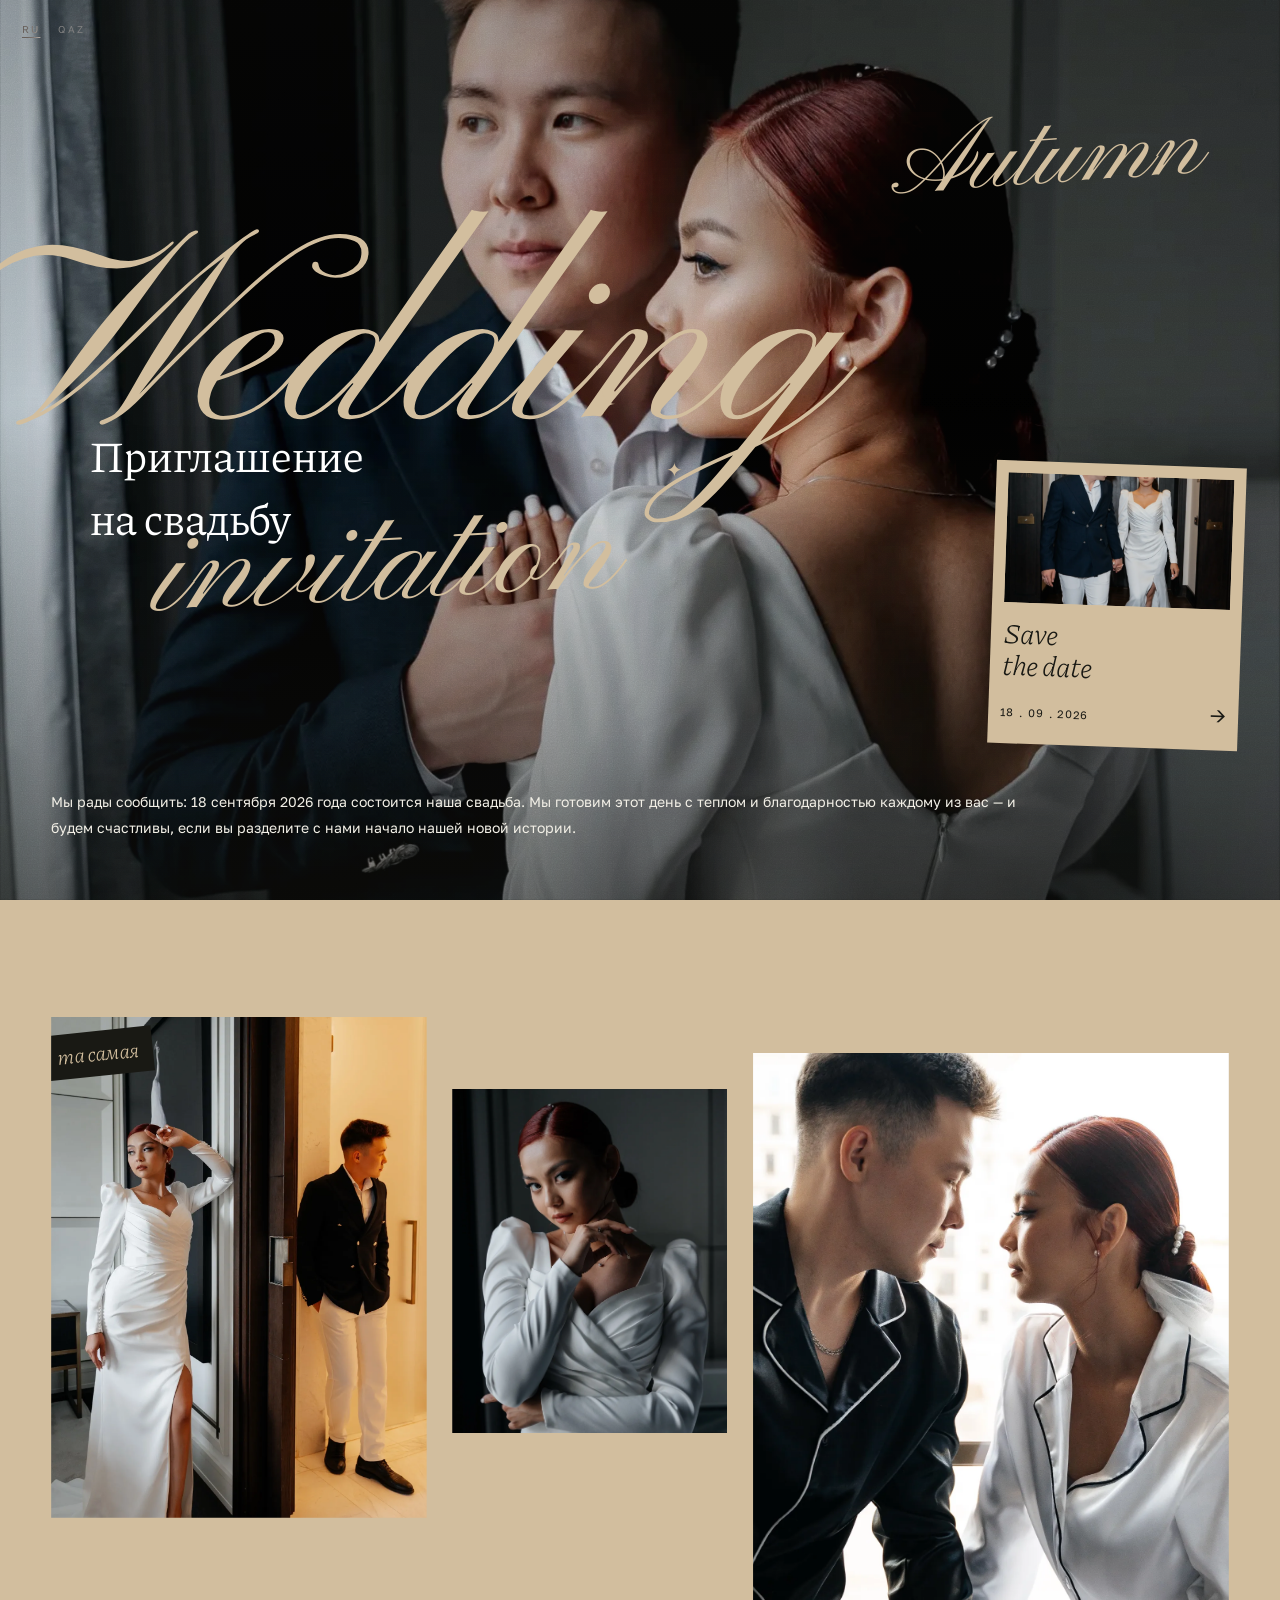
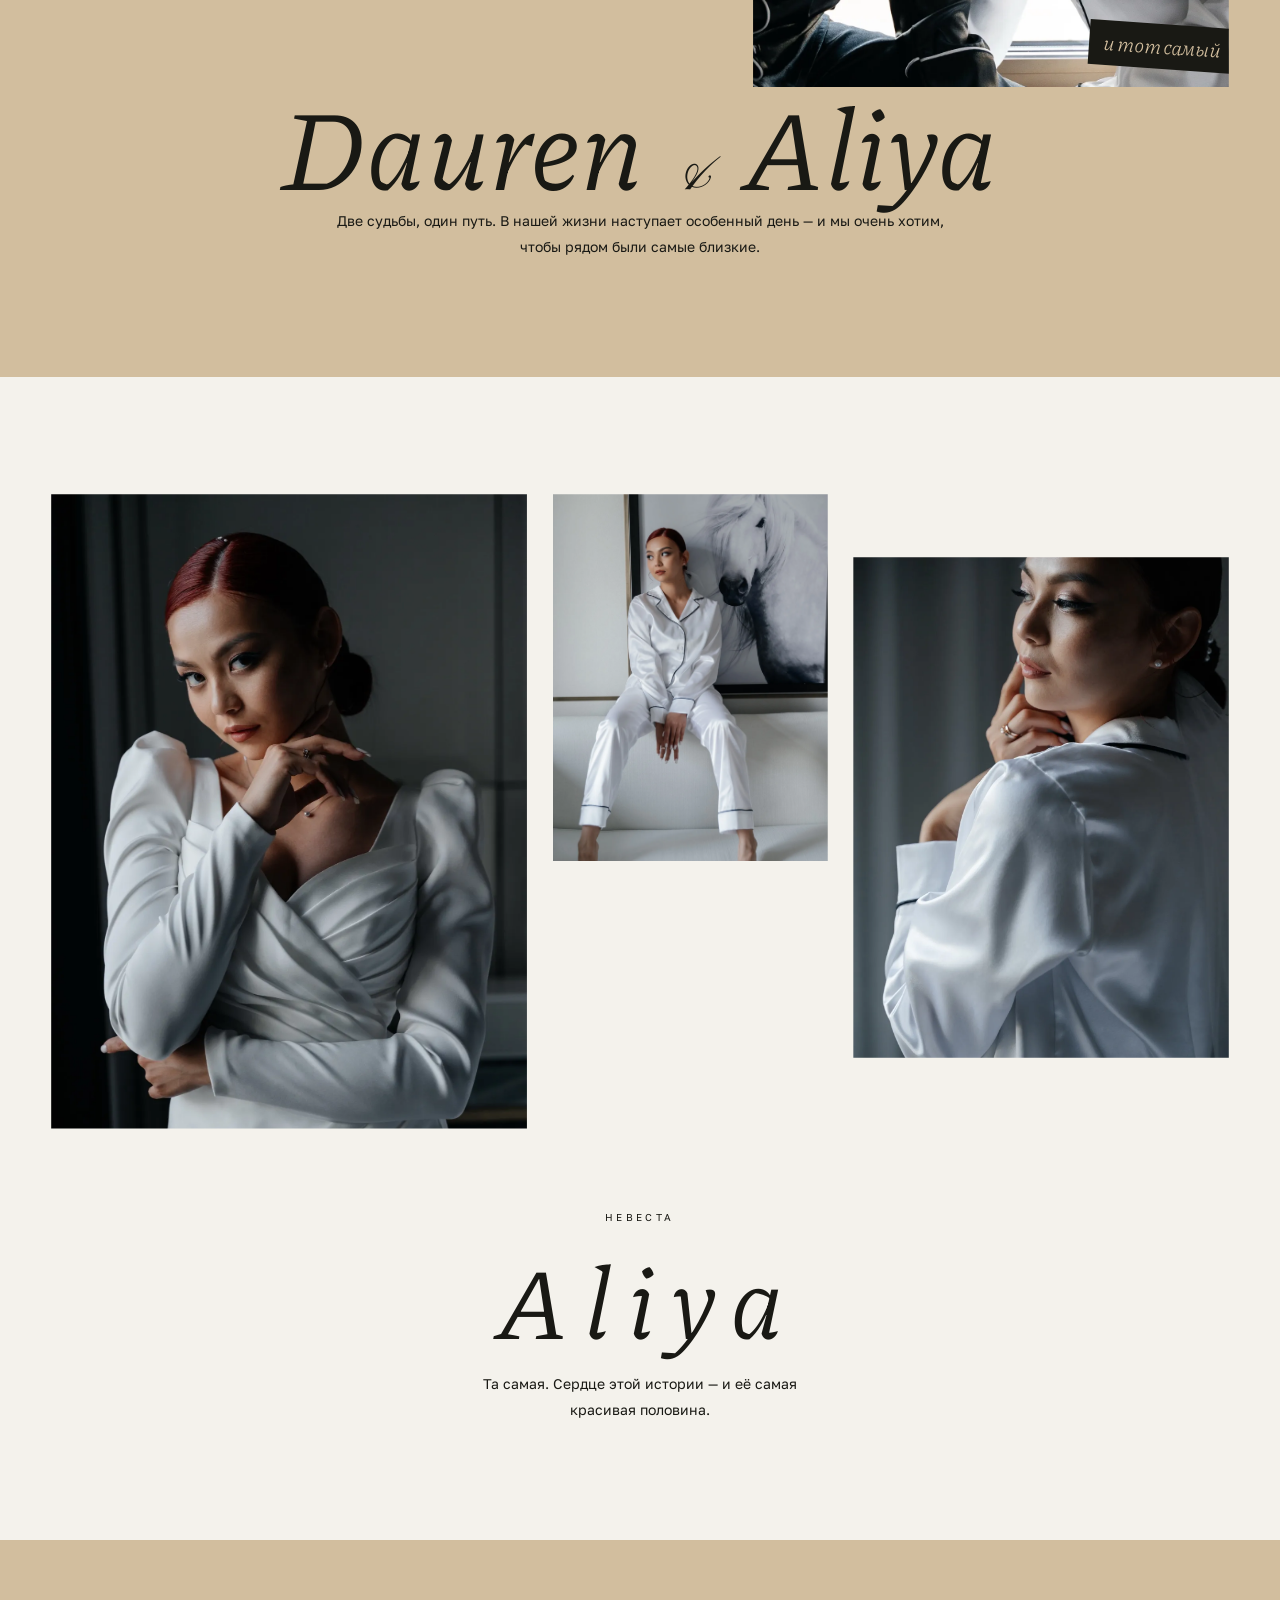
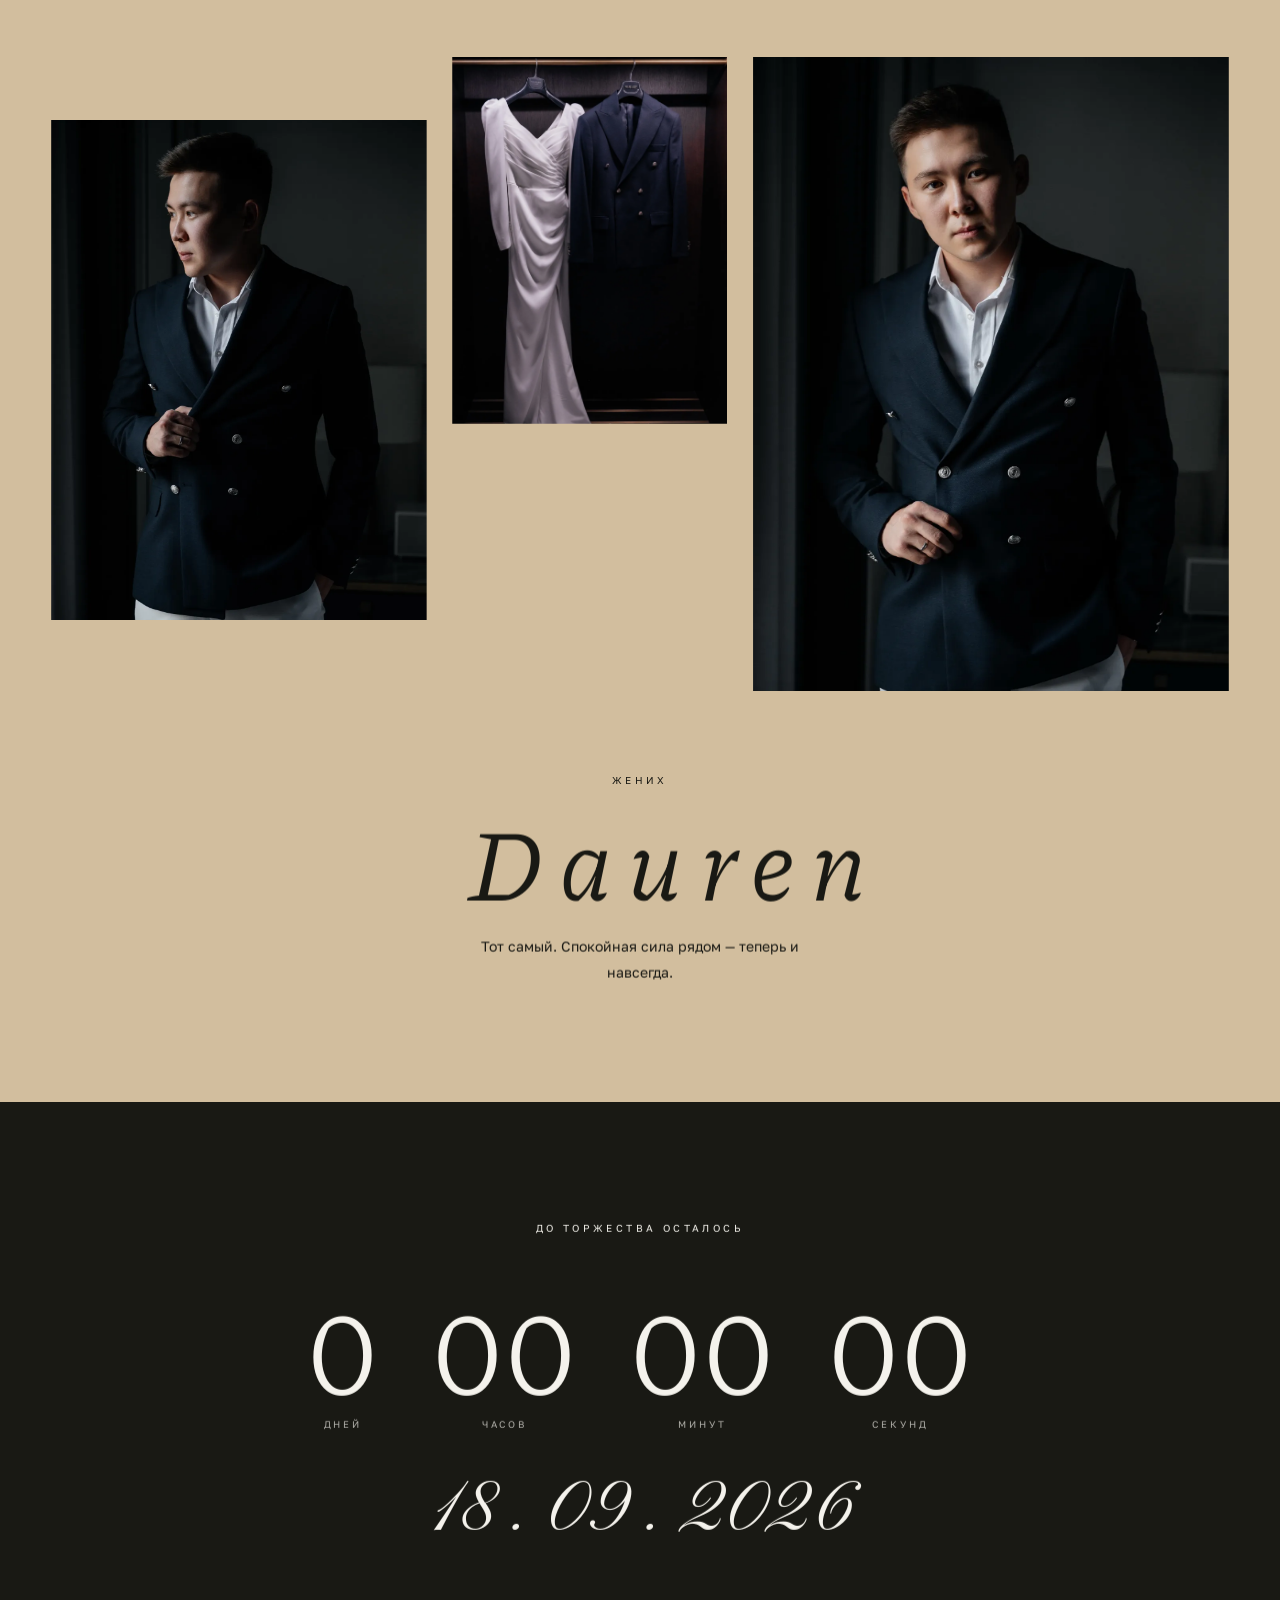
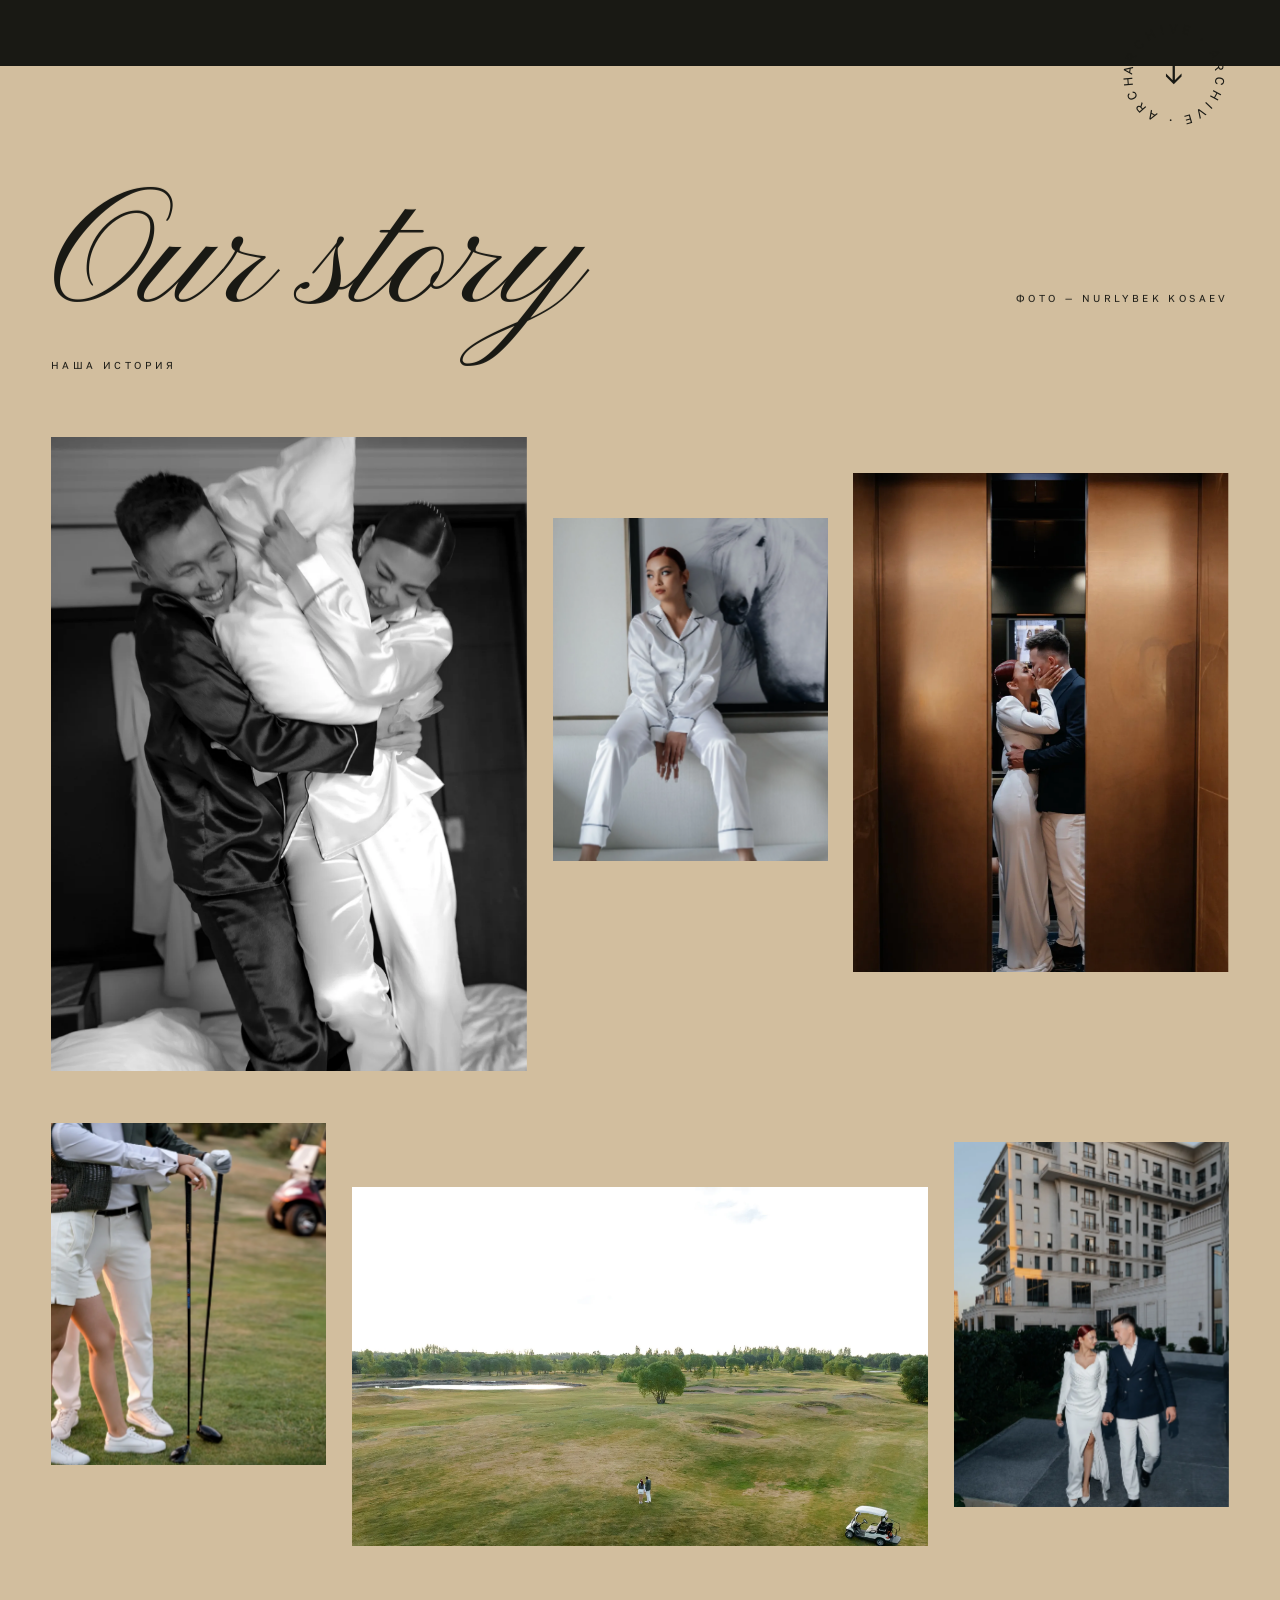
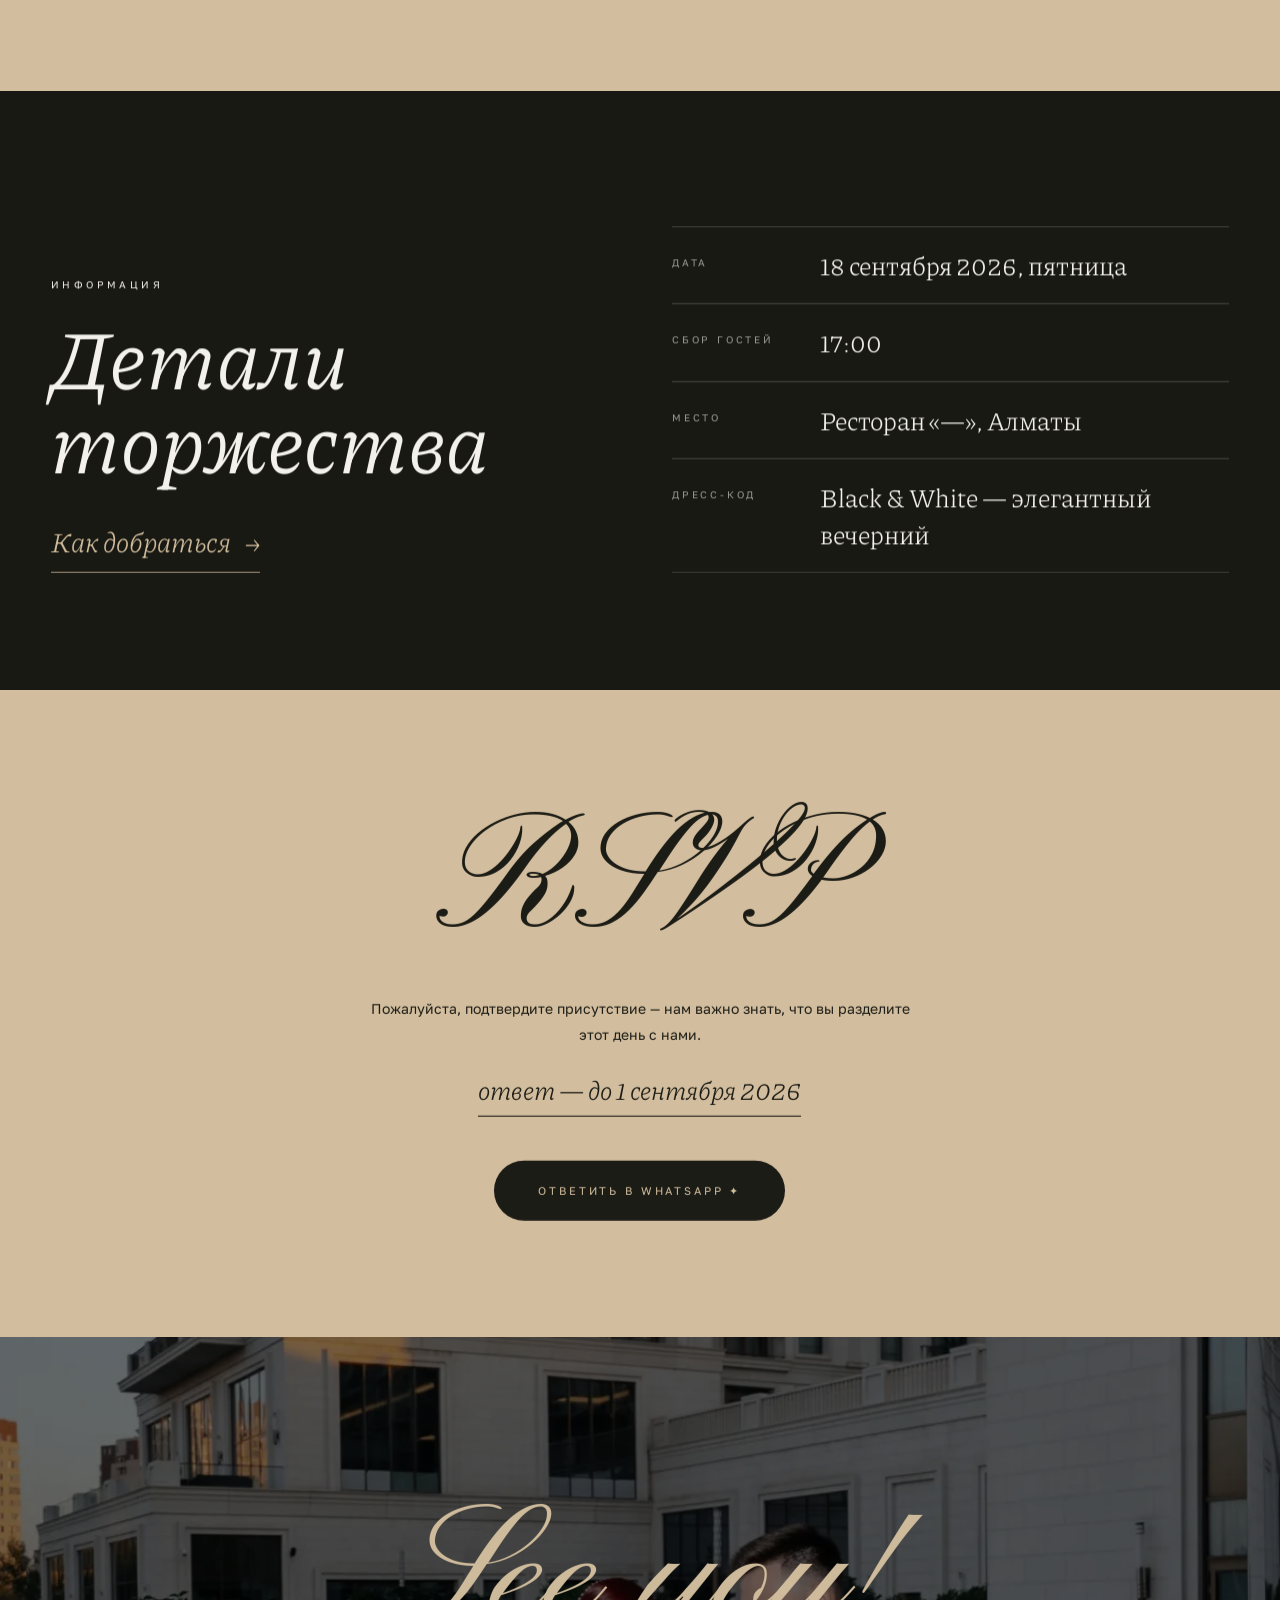
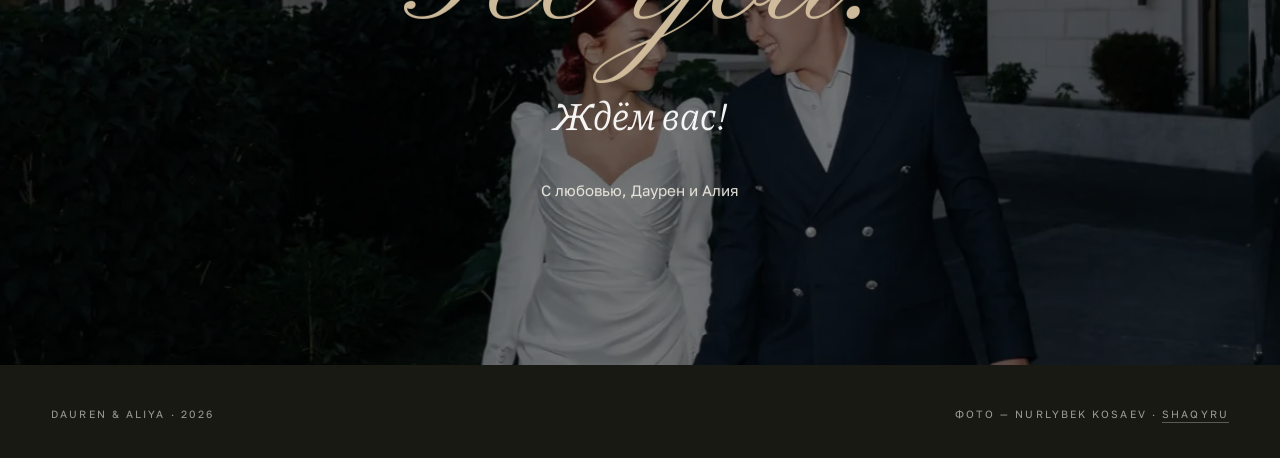
<file: index.html>
<!DOCTYPE html>
<html lang="ru">
<head>
<meta charset="utf-8">
<meta name="viewport" content="width=device-width, initial-scale=1">
<script>document.documentElement.classList.add('js')</script>
<title>Dauren &amp; Aliya — Wedding Invitation</title>
<meta name="description" content="Приглашение на свадьбу Даурена и Алии. Ждём вас в этот особенный день!">
<meta property="og:title" content="Dauren & Aliya — Wedding Invitation">
<meta property="og:description" content="Приглашение на свадьбу Даурена и Алии">
<meta property="og:type" content="website">
<meta property="og:url" content="https://yoodea.github.io/dauren-aliya/">
<meta property="og:image" content="https://yoodea.github.io/dauren-aliya/photos/og.jpg">
<meta property="og:image:width" content="1200">
<meta property="og:image:height" content="630">
<meta name="twitter:card" content="summary_large_image">
<meta name="twitter:image" content="https://yoodea.github.io/dauren-aliya/photos/og.jpg">
<link rel="preconnect" href="https://fonts.googleapis.com">
<link rel="preconnect" href="https://fonts.gstatic.com" crossorigin>
<link href="https://fonts.googleapis.com/css2?family=Piazzolla:ital,opsz,wght@0,8..30,300;0,8..30,400;1,8..30,300;1,8..30,400&family=Golos+Text:wght@400;500&family=Pinyon+Script&display=swap" rel="stylesheet">
<link rel="stylesheet" href="styles.css?v=mobile1">
</head>
<body>

<div class="lang">
  <button data-lang="ru" class="on">RU</button>
  <button data-lang="kk">QAZ</button>
</div>

<!-- hero: фото + гигантский скрипт -->
<header class="hero">
  <div class="ph"><img id="heroImg" src="photos/hero.webp" alt="Даурен и Алия"></div>
  <div class="shade"></div>

  <div class="hero-type">
    <div class="t-season" data-ht>Autumn</div>
    <div class="t-wedding" data-ht>Wedding</div>
    <div class="t-local" data-ht data-i18n="hero_local">Приглашение<br>на свадьбу</div>
    <div class="t-invitation" data-ht>invitation</div>
    <div class="spark s1">✦</div>
    <div class="spark s2">✦</div>
  </div>

  <a class="sticker" href="#info" data-ht>
    <div class="mini"><img src="photos/walk.webp" alt=""></div>
    <div class="st-title">Save<br>the date</div>
    <div class="st-sub"><span>18 . 09 . 2026</span><span class="arr">→</span></div>
  </a>

  <p class="hero-announce" data-ht data-i18n="hero_announce">Мы рады сообщить: 18 сентября 2026 года состоится наша свадьба. Мы готовим этот день с теплом и благодарностью каждому из вас — и будем счастливы, если вы разделите с нами начало нашей новой истории.</p>
</header>

<!-- пара: коллаж -->
<section class="acid couple">
  <div class="grid">
    <div class="g-item c1 rv-img">
      <div class="rot-cap rc1" data-i18n="cap1">та самая</div>
      <img src="photos/doorway.webp" alt="" loading="lazy">
    </div>
    <div class="g-item c2 rv-img"><img src="photos/portrait.webp" alt="" loading="lazy"></div>
    <div class="g-item c3 rv-img">
      <div class="rot-cap rc2" data-i18n="cap2">и тот самый</div>
      <img src="photos/story.webp" alt="" loading="lazy">
    </div>
  </div>
  <h2 class="serif couple-names rv">Dauren <span class="amp">&amp;</span> Aliya</h2>
  <p class="couple-bio rv" data-i18n="couple_bio">Две судьбы, один путь. В нашей жизни наступает особенный день — и мы очень хотим, чтобы рядом были самые близкие.</p>
</section>

<!-- профиль: Алия -->
<section class="paper profile">
  <div class="pgrid">
    <div class="g-item pa rv-img"><img src="photos/portrait.webp" alt="Aliya" loading="lazy"></div>
    <div class="g-item pb rv-img"><img src="photos/her-sofa.webp" alt="" loading="lazy"></div>
    <div class="g-item pc rv-img"><img src="photos/aliya-2.webp" alt="Aliya" loading="lazy"></div>
    <div class="p-text">
      <span class="label rv" data-i18n="aliya_label">Невеста</span>
      <h2 class="serif p-name rv">Aliya</h2>
      <p class="p-bio rv" data-i18n="aliya_bio">Та самая. Сердце этой истории — и её самая красивая половина.</p>
    </div>
  </div>
</section>

<!-- профиль: Даурен -->
<section class="acid profile flip">
  <div class="pgrid">
    <div class="g-item pa rv-img"><img src="photos/dauren-1.webp" alt="Dauren" loading="lazy"></div>
    <div class="g-item pb rv-img"><img src="photos/wardrobe.webp" alt="" loading="lazy"></div>
    <div class="g-item pc rv-img"><img src="photos/dauren-2.webp" alt="Dauren" loading="lazy"></div>
    <div class="p-text">
      <span class="label rv" data-i18n="dauren_label">Жених</span>
      <h2 class="serif p-name rv">Dauren</h2>
      <p class="p-bio rv" data-i18n="dauren_bio">Тот самый. Спокойная сила рядом — теперь и навсегда.</p>
    </div>
  </div>
</section>

<!-- countdown -->
<section class="dark count-sec">
  <p class="label lead rv" data-i18n="count_label">До торжества осталось</p>
  <div class="count rv" id="countdown" data-date="2026-09-18T17:00:00+05:00">
    <div class="cell"><div class="v" data-cd="d">—</div><div class="l" data-i18n="cd_d">дней</div></div>
    <div class="cell"><div class="v" data-cd="h">—</div><div class="l" data-i18n="cd_h">часов</div></div>
    <div class="cell"><div class="v" data-cd="m">—</div><div class="l" data-i18n="cd_m">минут</div></div>
    <div class="cell"><div class="v" data-cd="s">—</div><div class="l" data-i18n="cd_s">секунд</div></div>
  </div>
  <div class="count-date rv">18 . 09 . 2026</div>
</section>

<!-- галерея-коллаж -->
<section class="acid gal">
  <div class="orbit" aria-hidden="true">
    <svg viewBox="0 0 100 100">
      <defs><path id="circ" d="M 50,50 m -38,0 a 38,38 0 1,1 76,0 a 38,38 0 1,1 -76,0"/></defs>
      <text><textPath href="#circ">archive · archive · archive ·</textPath></text>
    </svg>
    <span class="arr">↓</span>
  </div>
  <div class="gal-head">
    <div>
      <h2 class="script rv">Our story</h2>
      <span class="label rv" style="display:block; margin-top:14px" data-i18n="gal_title">Наша история</span>
    </div>
    <span class="label rv" data-i18n="gal_sub">фото — Nurlybek Kosaev</span>
  </div>
  <div class="gal-grid">
    <div class="g-item ga rv-img"><img src="photos/fun.webp" alt="" loading="lazy"></div>
    <div class="g-item gb rv-img"><img src="photos/her-sofa.webp" alt="" loading="lazy"></div>
    <div class="g-item gc rv-img"><img src="photos/elevator.webp" alt="" loading="lazy"></div>
    <div class="g-item gd rv-img"><img src="photos/golf.webp" alt="" loading="lazy"></div>
    <div class="g-item ge rv-img"><img src="photos/drone.webp" alt="" loading="lazy"></div>
    <div class="g-item gf rv-img"><img src="photos/city.webp" alt="" loading="lazy"></div>
  </div>
</section>

<!-- информация -->
<section class="dark info" id="info">
  <div class="info-grid">
    <div>
      <span class="label rv" style="display:block; margin-bottom:20px; opacity:.6" data-i18n="info_label">Информация</span>
      <h2 class="serif rv" data-i18n="info_title">Детали торжества</h2>
      <a class="map-link rv" id="mapBtn" href="https://go.2gis.com/" target="_blank" rel="noopener"><span data-i18n="info_map">Как добраться</span> <span>→</span></a>
    </div>
    <div class="info-rows rv">
      <div class="info-row">
        <div class="k" data-i18n="info_date_k">Дата</div>
        <div class="v" data-i18n="info_date_v">18 сентября 2026, пятница</div>
      </div>
      <div class="info-row">
        <div class="k" data-i18n="info_time_k">Сбор гостей</div>
        <div class="v">17:00</div>
      </div>
      <div class="info-row">
        <div class="k" data-i18n="info_place_k">Место</div>
        <div class="v" data-i18n="info_place_v">Ресторан «—», Алматы</div>
      </div>
      <div class="info-row">
        <div class="k" data-i18n="info_dress_k">Дресс-код</div>
        <div class="v" data-i18n="info_dress_v">Black &amp; White — элегантный вечерний</div>
      </div>
    </div>
  </div>
</section>

<!-- rsvp -->
<section class="acid rsvp">
  <h2 class="script rv">RSVP</h2>
  <p class="note rv" data-i18n="rsvp_p">Пожалуйста, подтвердите присутствие — нам важно знать, что вы разделите этот день с нами.</p>
  <div class="rv"><span class="deadline" data-i18n="rsvp_deadline">ответ — до 1 сентября 2026</span></div>
  <div class="rv"><a class="wa-btn" href="https://wa.me/77000000000?text=%D0%97%D0%B4%D1%80%D0%B0%D0%B2%D1%81%D1%82%D0%B2%D1%83%D0%B9%D1%82%D0%B5!%20" data-i18n="rsvp_btn">Ответить в WhatsApp ✦</a></div>
</section>

<!-- финал -->
<section class="finale">
  <div class="ph"><img src="photos/city.webp" alt="" loading="lazy"></div>
  <div class="inner">
    <h2 class="script rv">See you!</h2>
    <div class="fin-local rv" data-i18n="fin_title">Ждём вас!</div>
    <p class="rv" data-i18n="fin_p">С любовью, Даурен и Алия</p>
  </div>
</section>

<footer>
  <span>Dauren &amp; Aliya · 2026</span>
  <span><span data-i18n="foot_photo">Фото</span> — Nurlybek Kosaev · <a href="https://yoodea.github.io/shaqyru/" target="_blank" rel="noopener">shaqyru</a></span>
</footer>

<script>
window.INV_I18N = {
  kk: {
    hero_local: 'Той жайлы\nшақыру',
    hero_announce: 'Қуанышпен хабарлаймыз: 2026 жылғы 18 қыркүйекте біздің үйлену тойымыз өтеді. Бұл күнді әрқайсыңызға жылулықпен және алғыспен дайындап жатырмыз — жаңа тарихымыздың басталуын бізбен бірге бөліссеңіз, бақытты боламыз.',
    cap1: 'дәл сол қыз', cap2: 'дәл сол жігіт',
    aliya_label: 'Қалыңдық', aliya_bio: 'Дәл сол қыз. Бұл тарихтың жүрегі — және оның ең әдемі жартысы.',
    dauren_label: 'Күйеу жігіт', dauren_bio: 'Дәл сол жігіт. Жанындағы сабырлы күш — енді мәңгіге.',
    couple_bio: 'Екі тағдыр, бір жол. Өмірімізде ерекше күн келе жатыр — қасымызда ең жақын адамдар болғанын қалаймыз.',
    count_label: 'Тойға дейін қалды',
    cd_d: 'күн', cd_h: 'сағат', cd_m: 'минут', cd_s: 'секунд',
    gal_title: 'Біздің тарих',
    gal_sub: 'фото — Nurlybek Kosaev',
    info_label: 'Ақпарат',
    info_title: 'Той детальдары',
    info_map: 'Қалай жетуге болады',
    info_date_k: 'Күні', info_date_v: '2026 жылғы 18 қыркүйек, жұма',
    info_time_k: 'Қонақтарды қарсы алу',
    info_place_k: 'Орны', info_place_v: '«—» мейрамханасы, Алматы',
    info_dress_k: 'Дресс-код', info_dress_v: 'Black & White — салтанатты кешкі',
    rsvp_p: 'Келетініңізді растауыңызды өтінеміз — бұл күнді бізбен бөлісетініңізді білу біз үшін маңызды.',
    rsvp_deadline: 'жауап — 2026 жылғы 1 қыркүйекке дейін',
    rsvp_btn: 'WhatsApp арқылы жауап беру ✦',
    fin_title: 'Күтеміз!',
    fin_p: 'Сүйіспеншілікпен, Даурен мен Әлия',
    foot_photo: 'Фото'
  }
};
</script>
<script src="assets/gsap.min.js"></script>
<script src="assets/ScrollTrigger.min.js"></script>
<script src="assets/lenis.min.js"></script>
<script src="main.js?v=mobile1"></script>
</body>
</html>
</file>
<file: styles.css>
/* Dauren & Aliya — wedding invitation
   стиль: editorial-zine (референс studio.site) — гигантский скрипт поверх фото,
   кислотный акцент, коллажи, стикеры */

:root {
  /* тёплый беж-латте — в тон платью и тёплому свету отеля на фото */
  --acid: #d2be9e;
  --ink: #191914;
  --paper: #f4f2ec;
  --serif: 'Piazzolla', serif;
  --script: 'Pinyon Script', cursive;
  --sans: 'Golos Text', 'Helvetica Neue', sans-serif;
  --ease: cubic-bezier(.22, 1, .36, 1);
}

* { box-sizing: border-box; }
html { height: 100%; }
html.lenis, html.lenis body { height: auto; }
.lenis.lenis-smooth { scroll-behavior: auto !important; }

body {
  margin: 0;
  background: var(--ink);
  color: var(--paper);
  font-family: var(--sans);
  font-size: 15px;
  font-weight: 300;
  line-height: 1.85;
  -webkit-font-smoothing: antialiased;
  overflow-x: hidden;
}

::selection { background: var(--acid); color: var(--ink); }
img { display: block; width: 100%; height: 100%; object-fit: cover; }
a { color: inherit; text-decoration: none; }

.label {
  font-size: 10px; letter-spacing: .34em; text-transform: uppercase;
  font-weight: 400;
}

/* ---------- курсор: точка + белое кольцо ---------- */
@media (pointer: fine) {
  html.js.has-cursor, html.js.has-cursor body,
  html.js.has-cursor a, html.js.has-cursor button { cursor: none; }
}
#cursor {
  position: fixed; left: 0; top: 0; z-index: 300;
  pointer-events: none; opacity: 0;
}
#cursor .c-dot, #cursor .c-ring {
  position: absolute; left: 0; top: 0;
  border-radius: 50%;
  transform: translate(-50%, -50%);
}
#cursor .c-dot {
  width: 5px; height: 5px; background: #fff;
  box-shadow: 0 0 5px rgba(0,0,0,.25);
}
#cursor .c-ring {
  width: 34px; height: 34px;
  border: 1px solid #fff;
  box-shadow: 0 0 10px rgba(0,0,0,.14), inset 0 0 10px rgba(0,0,0,.08);
  transition: width .35s var(--ease), height .35s var(--ease), opacity .35s;
}
#cursor.is-link .c-ring { width: 52px; height: 52px; opacity: .9; }
#cursor.is-press .c-ring { width: 26px; height: 26px; }

/* ---------- язык ---------- */
.lang {
  position: fixed; top: 16px; left: 18px; z-index: 90;
  display: flex; gap: 10px;
  mix-blend-mode: difference; color: #fff;
}
.lang button {
  font: inherit; font-size: 10px; letter-spacing: .22em; text-transform: uppercase;
  background: none; border: none; color: inherit; cursor: pointer; padding: 4px;
  opacity: .5; transition: opacity .3s;
}
.lang button.on { opacity: 1; text-decoration: underline; text-underline-offset: 4px; }

/* ---------- hero ---------- */
.hero {
  position: relative;
  min-height: 100svh;
  overflow: hidden;
  display: flex; flex-direction: column; justify-content: flex-end;
}
.hero .ph { position: absolute; inset: 0; }
.hero .ph img { transform: scale(1.06); filter: saturate(.92) contrast(1.03); }
.hero .shade {
  position: absolute; inset: 0;
  background: linear-gradient(180deg, rgba(15,15,12,.28) 0%, rgba(15,15,12,.06) 45%, rgba(15,15,12,.62) 100%);
}
/* плёночное зерно поверх фото (под типографикой) */
.hero::after {
  content: "";
  position: absolute; inset: -80px;
  z-index: 2; pointer-events: none;
  background-image: url("data:image/svg+xml,%3Csvg xmlns='http://www.w3.org/2000/svg' width='240' height='240'%3E%3Cfilter id='n'%3E%3CfeTurbulence type='fractalNoise' baseFrequency='0.82' numOctaves='2' stitchTiles='stitch'/%3E%3CfeColorMatrix type='saturate' values='0'/%3E%3C/filter%3E%3Crect width='100%25' height='100%25' filter='url(%23n)'/%3E%3C/svg%3E");
  background-size: 240px 240px;
  opacity: .22;
  mix-blend-mode: overlay;
  animation: grain 1.2s steps(6) infinite;
}
@keyframes grain {
  0%   { transform: translate(0, 0); }
  20%  { transform: translate(-28px, 16px); }
  40%  { transform: translate(14px, -30px); }
  60%  { transform: translate(-20px, -12px); }
  80%  { transform: translate(26px, 22px); }
  100% { transform: translate(0, 0); }
}
@media (prefers-reduced-motion: reduce) { .hero::after { animation: none; } }
.hero-type { z-index: 3; }
.hero-announce { z-index: 4; }

/* гигантский скрипт поверх фото */
.hero-type {
  position: absolute; inset: 0;
  pointer-events: none;
}
.hero-type .t-season {
  position: absolute; top: 12%; right: 6%;
  font-family: var(--script);
  font-size: clamp(44px, 8vw, 120px);
  line-height: 1; color: var(--acid);
  transform: rotate(-4deg);
}
.hero-type .t-wedding {
  position: absolute; top: 26%; left: -2%;
  width: 104%;
  font-family: var(--script);
  font-size: clamp(88px, 21vw, 330px);
  line-height: .9; color: var(--acid);
  white-space: nowrap;
}
.hero-type .t-invitation {
  position: absolute; top: 55%; left: 12%;
  font-family: var(--script);
  font-size: clamp(54px, 11vw, 170px);
  line-height: 1; color: var(--acid);
  transform: rotate(-3deg);
}
.hero-type .t-local {
  position: absolute; top: 47%; left: 7%;
  font-family: var(--serif); font-weight: 400;
  font-size: clamp(22px, 3.4vw, 44px);
  line-height: 1.45; color: #fff;
  text-shadow: 0 2px 30px rgba(0,0,0,.35);
}
.spark {
  position: absolute;
  color: var(--acid); font-size: clamp(18px, 2.6vw, 34px);
  line-height: 1;
}
.spark.s1 { top: 43%; left: 46%; }
.spark.s2 { top: 51%; left: 52%; font-size: clamp(12px, 1.6vw, 20px); }

/* стикер save the date */
.sticker {
  position: absolute; right: clamp(14px, 3vw, 44px); bottom: clamp(90px, 17vh, 170px);
  z-index: 5; width: clamp(180px, 22vw, 250px);
  background: var(--acid); color: var(--ink);
  padding: 12px 12px 16px;
  transform: rotate(2deg);
  pointer-events: auto;
}
.sticker .mini { height: clamp(90px, 11vw, 130px); overflow: hidden; margin-bottom: 14px; }
.sticker .st-title { font-family: var(--serif); font-style: italic; font-size: clamp(20px, 2.4vw, 28px); line-height: 1.15; }
.sticker .st-sub { display: flex; justify-content: space-between; align-items: baseline; margin-top: 10px; font-size: 11px; letter-spacing: .12em; }
.sticker .st-sub .arr { font-size: 20px; }

/* нижний абзац героя */
.hero-announce {
  position: relative; z-index: 4;
  padding: 0 clamp(20px, 4vw, 56px) clamp(28px, 5vh, 52px);
  max-width: 1100px;
  color: #f2efe6;
  font-size: 14px;
}

/* ---------- общие секции ---------- */
section { padding: clamp(80px, 13vh, 150px) clamp(20px, 4vw, 56px); position: relative; }
.acid { background: var(--acid); color: var(--ink); }
.dark { background: var(--ink); color: var(--paper); }

h2.script {
  margin: 0;
  font-family: var(--script);
  font-weight: 400;
  font-size: clamp(64px, 13vw, 190px);
  line-height: .95;
  color: inherit;
}
h2.serif {
  margin: 0;
  font-family: var(--serif); font-weight: 400; font-style: italic;
  font-size: clamp(44px, 9vw, 130px);
  line-height: 1;
  letter-spacing: .01em;
}

/* лица в кропах: фокус выше центра */
.couple .g-item img, .profile .g-item img, .gal-grid .g-item img { object-position: 50% 18%; }
.profile .pa img { object-position: 50% 8%; }
.hero .ph img { object-position: 50% 28%; }

/* ---------- пара: коллаж ---------- */
.couple .grid {
  display: grid;
  grid-template-columns: repeat(12, 1fr);
  gap: clamp(14px, 2vw, 28px);
  align-items: start;
}
.couple .c1 { grid-column: 1 / 5; aspect-ratio: 3/4; }
.couple .c2 { grid-column: 5 / 8; aspect-ratio: 4/5; margin-top: clamp(40px, 8vh, 110px); }
.couple .c3 { grid-column: 8 / 13; aspect-ratio: 3/4; margin-top: clamp(20px, 4vh, 60px); }
.couple .g-item { position: relative; overflow: hidden; }
.couple-names {
  margin: clamp(40px, 8vh, 90px) 0 26px;
  text-align: center;
}
.couple-names .amp { font-family: var(--script); font-size: .6em; padding: 0 .08em; }
.couple-bio {
  max-width: 620px; margin: 0 auto; text-align: center;
  font-size: 14px;
}
.rot-cap {
  position: absolute; z-index: 3;
  font-family: var(--serif); font-style: italic;
  font-size: clamp(15px, 1.8vw, 20px);
  transform: rotate(-6deg);
  background: var(--ink); color: var(--acid);
  padding: 4px 14px;
}
.rot-cap.rc1 { top: 14px; left: -8px; }
.rot-cap.rc2 { bottom: 18px; right: -6px; transform: rotate(4deg); }

/* ---------- профили жениха и невесты ---------- */
.paper { background: var(--paper); color: var(--ink); }
.profile .pgrid {
  display: grid;
  grid-template-columns: repeat(12, 1fr);
  gap: clamp(14px, 2vw, 28px);
  align-items: start;
}
.profile .pa { grid-column: 1 / 6; aspect-ratio: 3 / 4; }
.profile .pb { grid-column: 6 / 9; aspect-ratio: 3 / 4; }
.profile .pc { grid-column: 9 / 13; aspect-ratio: 3 / 4; margin-top: clamp(36px, 7vh, 96px); }
.profile.flip .pa { grid-column: 8 / 13; }
.profile.flip .pb { grid-column: 5 / 8; grid-row: 1; }
.profile.flip .pc { grid-column: 1 / 5; grid-row: 1; }
.profile .g-item { position: relative; overflow: hidden; }
.profile .p-text {
  grid-column: 5 / 9;
  text-align: center;
  margin-top: clamp(28px, 6vh, 64px);
}
.profile .p-text .label { display: block; margin-bottom: 20px; opacity: .65; }
.p-name {
  font-size: clamp(44px, 8vw, 108px) !important;
  letter-spacing: .16em !important;
  text-indent: .16em;
}
.p-bio {
  max-width: 420px;
  margin: 22px auto 0;
  font-size: 14px;
}

@media (max-width: 760px) {
  .profile .pa { grid-column: 1 / 13; }
  .profile .pb { grid-column: 1 / 7; margin-top: 0; }
  .profile .pc { grid-column: 7 / 13; margin-top: clamp(24px, 5vh, 48px); }
  .profile.flip .pa { grid-column: 1 / 13; }
  .profile.flip .pb { grid-column: 7 / 13; grid-row: auto; }
  .profile.flip .pc { grid-column: 1 / 7; grid-row: auto; }
  .profile .p-text { grid-column: 1 / 13; }
}

/* ---------- countdown ---------- */
.count-sec { text-align: center; }
.count-sec .lead { margin: 0 0 40px; }
.count { display: flex; justify-content: center; align-items: baseline; gap: clamp(14px, 5vw, 52px); flex-wrap: wrap; }
.count .cell { min-width: 64px; }
.count .v {
  font-family: var(--serif); font-weight: 300;
  font-size: clamp(52px, 11vw, 130px); line-height: 1;
  font-variant-numeric: tabular-nums;
}
.count .l { margin-top: 8px; font-size: 9.5px; letter-spacing: .3em; text-transform: uppercase; opacity: .7; }
.count-date {
  margin-top: 44px;
  font-family: var(--script); font-size: clamp(34px, 6vw, 72px); line-height: 1;
}

/* ---------- галерея-коллаж ---------- */
.gal { padding-bottom: clamp(100px, 16vh, 190px); }
.gal-head { display: flex; align-items: baseline; justify-content: space-between; gap: 20px; flex-wrap: wrap; margin-bottom: clamp(36px, 7vh, 80px); }
.gal-grid {
  display: grid; grid-template-columns: repeat(12, 1fr);
  gap: clamp(14px, 2vw, 28px);
}
.gal-grid .g-item { position: relative; overflow: hidden; }
.ga { grid-column: 1 / 6; aspect-ratio: 3/4; }
.gb { grid-column: 6 / 9; aspect-ratio: 4/5; margin-top: clamp(50px, 9vh, 120px); }
.gc { grid-column: 9 / 13; aspect-ratio: 3/4; margin-top: clamp(24px, 4vh, 60px); }
.gd { grid-column: 1 / 4; aspect-ratio: 4/5; margin-top: clamp(14px, 2vw, 28px); }
.ge { grid-column: 4 / 10; aspect-ratio: 16/10; margin-top: clamp(60px, 10vh, 140px); }
.gf { grid-column: 10 / 13; aspect-ratio: 3/4; margin-top: clamp(30px, 5vh, 80px); }

/* вращающийся бейдж */
.orbit {
  position: absolute; right: clamp(16px, 4vw, 64px); top: -46px;
  width: 110px; height: 110px;
  pointer-events: none;
}
.orbit svg { width: 100%; height: 100%; animation: spin 14s linear infinite; }
.orbit text { font-size: 11.5px; letter-spacing: .32em; text-transform: uppercase; fill: currentColor; }
.orbit .arr {
  position: absolute; inset: 0; display: flex; align-items: center; justify-content: center;
  font-size: 26px; animation: none;
}
@keyframes spin { to { transform: rotate(360deg); } }
@media (prefers-reduced-motion: reduce) { .orbit svg { animation: none; } }

/* ---------- информация / access ---------- */
.info { padding-top: clamp(90px, 15vh, 170px); }
.info-grid {
  display: grid; grid-template-columns: 1fr 1fr;
  gap: clamp(30px, 5vw, 80px);
  align-items: end;
}
.info h2.serif { font-size: clamp(40px, 6.6vw, 96px); }
.info-rows { border-top: 1px solid rgba(244,242,236,.25); }
.info-row { display: grid; grid-template-columns: 130px 1fr; gap: 18px; padding: 20px 0; border-bottom: 1px solid rgba(244,242,236,.25); }
.info-row .k { font-size: 10px; letter-spacing: .28em; text-transform: uppercase; opacity: .6; padding-top: 6px; }
.info-row .v { font-family: var(--serif); font-size: clamp(19px, 2.4vw, 26px); line-height: 1.4; }
.map-link {
  display: inline-flex; align-items: center; gap: 14px;
  margin-top: 34px;
  color: var(--acid);
  font-family: var(--serif); font-style: italic;
  font-size: clamp(20px, 2.6vw, 28px);
  border-bottom: 1px solid var(--acid);
  padding-bottom: 4px;
  transition: gap .3s var(--ease);
}
.map-link:hover { gap: 24px; }

/* ---------- rsvp ---------- */
.rsvp { text-align: center; }
.rsvp .note { max-width: 560px; margin: 30px auto 0; font-size: 14px; }
.rsvp .deadline {
  display: inline-block; margin-top: 18px;
  font-family: var(--serif); font-style: italic; font-size: clamp(19px, 2.6vw, 26px);
  border-bottom: 1px solid currentColor; padding-bottom: 2px;
}
.wa-btn {
  display: inline-flex; align-items: center; gap: 12px;
  margin-top: 44px;
  background: var(--ink); color: var(--acid);
  border-radius: 999px;
  padding: 20px 44px;
  font-size: 11px; letter-spacing: .26em; text-transform: uppercase; font-weight: 400;
  transition: transform .35s var(--ease), box-shadow .35s var(--ease);
}
.wa-btn:hover { transform: rotate(-2deg) scale(1.04); box-shadow: 0 18px 50px rgba(25,25,20,.35); }

/* ---------- финал ---------- */
.finale {
  position: relative; overflow: hidden;
  padding: clamp(110px, 18vh, 210px) clamp(20px, 4vw, 56px);
  text-align: center;
}
.finale .ph { position: absolute; inset: 0; }
.finale .ph img { filter: brightness(.5) saturate(.9); }
.finale .inner { position: relative; }
.finale .script { color: var(--acid); }
.finale .fin-local {
  margin-top: 18px;
  font-family: var(--serif); font-style: italic; font-weight: 400;
  font-size: clamp(24px, 3.6vw, 40px); color: #fff;
}
.finale p { max-width: 520px; margin: 26px auto 0; color: #efece2; }

footer {
  background: var(--ink); color: rgba(244,242,236,.6);
  padding: 40px clamp(20px, 4vw, 56px) 34px;
  display: flex; justify-content: space-between; gap: 18px; flex-wrap: wrap;
  font-size: 10.5px; letter-spacing: .2em; text-transform: uppercase;
}
footer a { border-bottom: 1px solid rgba(244,242,236,.3); padding-bottom: 2px; }

/* ---------- reveal ---------- */
html.js .rv { opacity: 0; transform: translateY(34px); will-change: opacity, transform; }
html.js .rv-img { clip-path: inset(0 0 100% 0); will-change: clip-path; }

/* ---------- responsive ---------- */
@media (max-width: 900px) {
  /* лица занимают верхнюю треть — весь скрипт уводим в нижнюю половину */
  .hero-type .t-season { top: 4%; right: 4%; font-size: clamp(34px, 8vw, 64px); }
  .hero-type .t-local { top: 45%; left: 7%; font-size: clamp(19px, 4.4vw, 30px); }
  .hero-type .t-wedding { top: 52%; font-size: clamp(70px, 18vw, 150px); }
  .hero-type .t-invitation { top: 66%; left: 10%; font-size: clamp(42px, 11vw, 88px); }
  .spark.s1 { top: 62%; left: 70%; }
  .spark.s2 { top: 49%; left: 58%; }
  .sticker { width: 148px; bottom: 190px; right: 12px; }
  .sticker .mini { height: 72px; }
  .sticker .st-title { font-size: 17px; }
  .hero-announce { font-size: 12.5px; }
}

@media (max-width: 760px) {
  .couple .c1 { grid-column: 1 / 13; aspect-ratio: 4/5; }
  .couple .c2 { grid-column: 1 / 7; aspect-ratio: 3/4; margin-top: 0; }
  .couple .c3 { grid-column: 7 / 13; aspect-ratio: 3/4; margin-top: 0; }
  .ga { grid-column: 1 / 8; }
  .gb { grid-column: 8 / 13; margin-top: clamp(30px, 6vh, 70px); }
  .gc { grid-column: 1 / 6; margin-top: 0; }
  .gd { grid-column: 6 / 13; aspect-ratio: 16/11; margin-top: clamp(20px, 4vh, 40px); }
  .ge { grid-column: 1 / 13; margin-top: clamp(14px, 2vw, 28px); }
  .gf { grid-column: 4 / 10; margin-top: 0; }
  .info-grid { grid-template-columns: 1fr; align-items: start; }
  .info-row { grid-template-columns: 96px 1fr; }
  .orbit { width: 84px; height: 84px; top: -30px; }
}

@media (prefers-reduced-motion: reduce) {
  html.js .rv { opacity: 1; transform: none; }
  html.js .rv-img { clip-path: none; }
}
</file>
